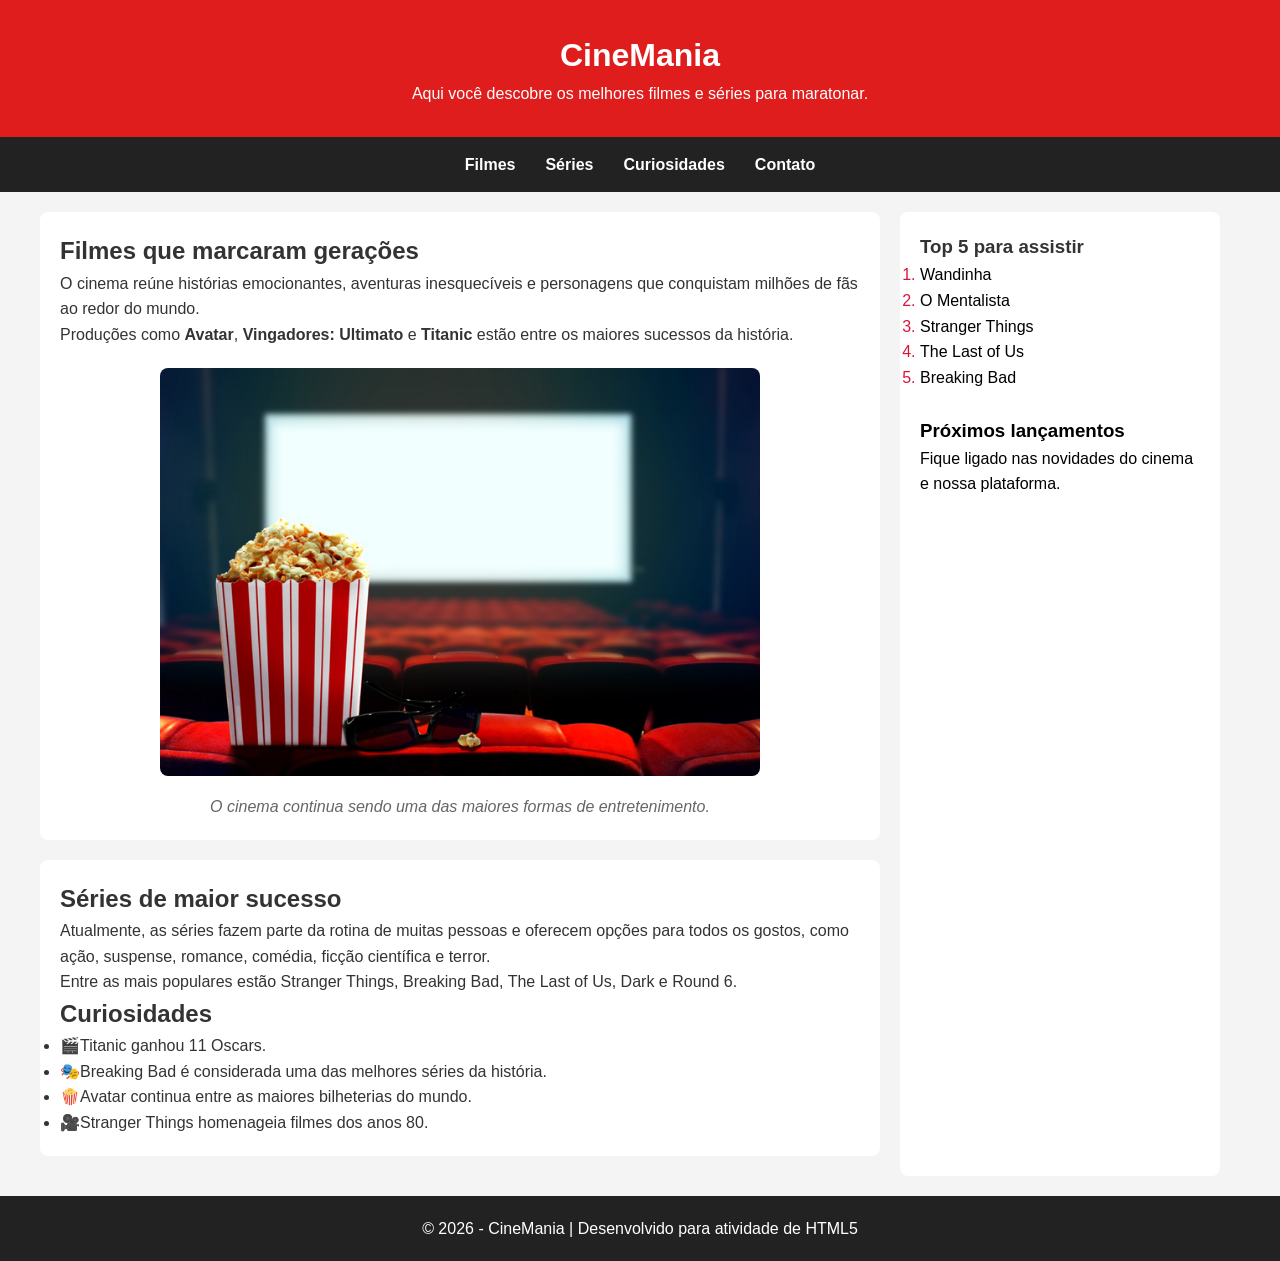
<file: intensivo/index.html>
<!DOCTYPE html>
<html lang="pt-BR">
<head>
    <meta charset="UTF-8">
    <meta name="viewport" content="width=device-width, initial-scale=1.0">
    <title>CineMania</title>
    <link rel="stylesheet" href="style.css">
</head>
<body>

     <header>
        <h1>CineMania</h1>
        <p>Aqui você descobre os melhores filmes e séries para maratonar.</p>
    </header>

      <nav>
        <ul>
            <li><a href="#filmes">Filmes</a></li>
            <li><a href="#series">Séries</a></li>
            <li><a href="#curiosidades">Curiosidades</a></li>
            <li><a href="#contato">Contato</a></li>
        </ul>
    </nav>
  <main>

        <section>
             <article>

                <h2 id="filmes">Filmes que marcaram gerações</h2>

                <p>
                    O cinema reúne histórias emocionantes, aventuras inesquecíveis e
                    personagens que conquistam milhões de fãs ao redor do mundo.<br>
                    Produções como <strong>Avatar</strong>, <strong>Vingadores: Ultimato</strong>
                    e <strong>Titanic</strong> estão entre os maiores sucessos da história.
                </p>

                <figure>
                    <img src="./Cinema (1).jpg" alt="Sala de cinema">
                    <figcaption>
                        O cinema continua sendo uma das maiores formas de entretenimento.
                    </figcaption>
                </figure>
                </article>

                <section id="series">
                <h2>Séries de maior sucesso</h2>

                <p>
                     Atualmente, as séries fazem parte da rotina de muitas pessoas e
                    oferecem opções para todos os gostos, como ação, suspense, romance,
                    comédia, ficção científica e terror.<br> Entre as mais populares estão Stranger Things, Breaking Bad,
                    The Last of Us, Dark e Round 6.

                      <h2>Curiosidades</h2>

                <ul>
                    <li> 🎬Titanic ganhou 11 Oscars.</li>
                    <li> 🎭Breaking Bad é considerada uma das melhores séries da história.</li>
                    <li> 🍿Avatar continua entre as maiores bilheterias do mundo.</li>
                    <li> 🎥Stranger Things homenageia filmes dos anos 80.</li>
                </ul>

                 </section>

        </section>
        <aside>

            <h3>Top 5 para assistir</h3>

            <ol>
                <li style="color:crimson;"><a style="color: black;">Wandinha</li>
                <li style="color:crimson;"><a style="color: black;">O Mentalista</a></li>
                <li style="color:crimson;"><a style="color: black;">Stranger Things</li>
                <li style="color:crimson;"><a style="color: black;">The Last of Us</li>
                <li style="color:crimson;"><a style="color: black;">Breaking Bad</li>
            </ol>
            <br>

            <h3>Próximos lançamentos</h3>

            <p>
                Fique ligado nas novidades do cinema e nossa plataforma.
            </p>

        </aside>
         </aside>

    </main>

    <!-- Rodapé -->
    <footer id="contato">
        <p>© 2026 - CineMania | Desenvolvido para atividade de HTML5</p>
    </footer>
    </body>
</html>
</file>
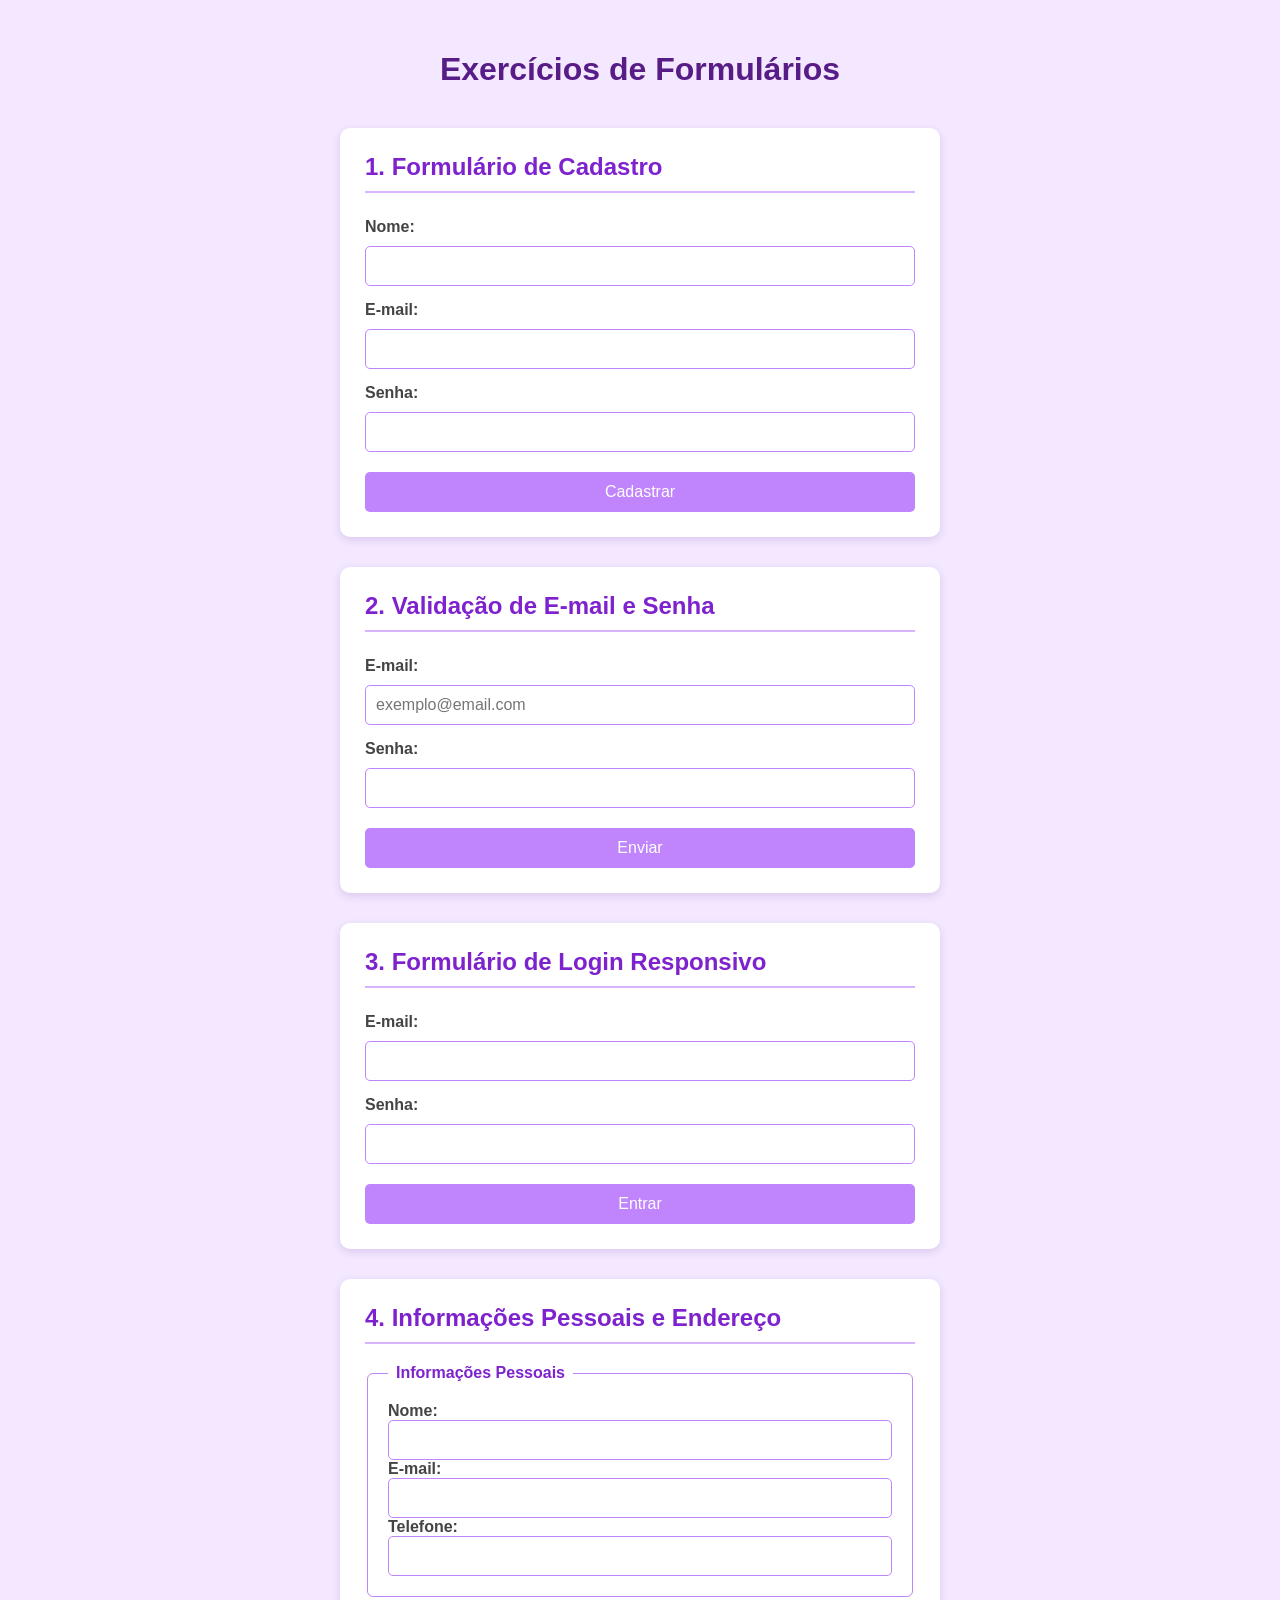
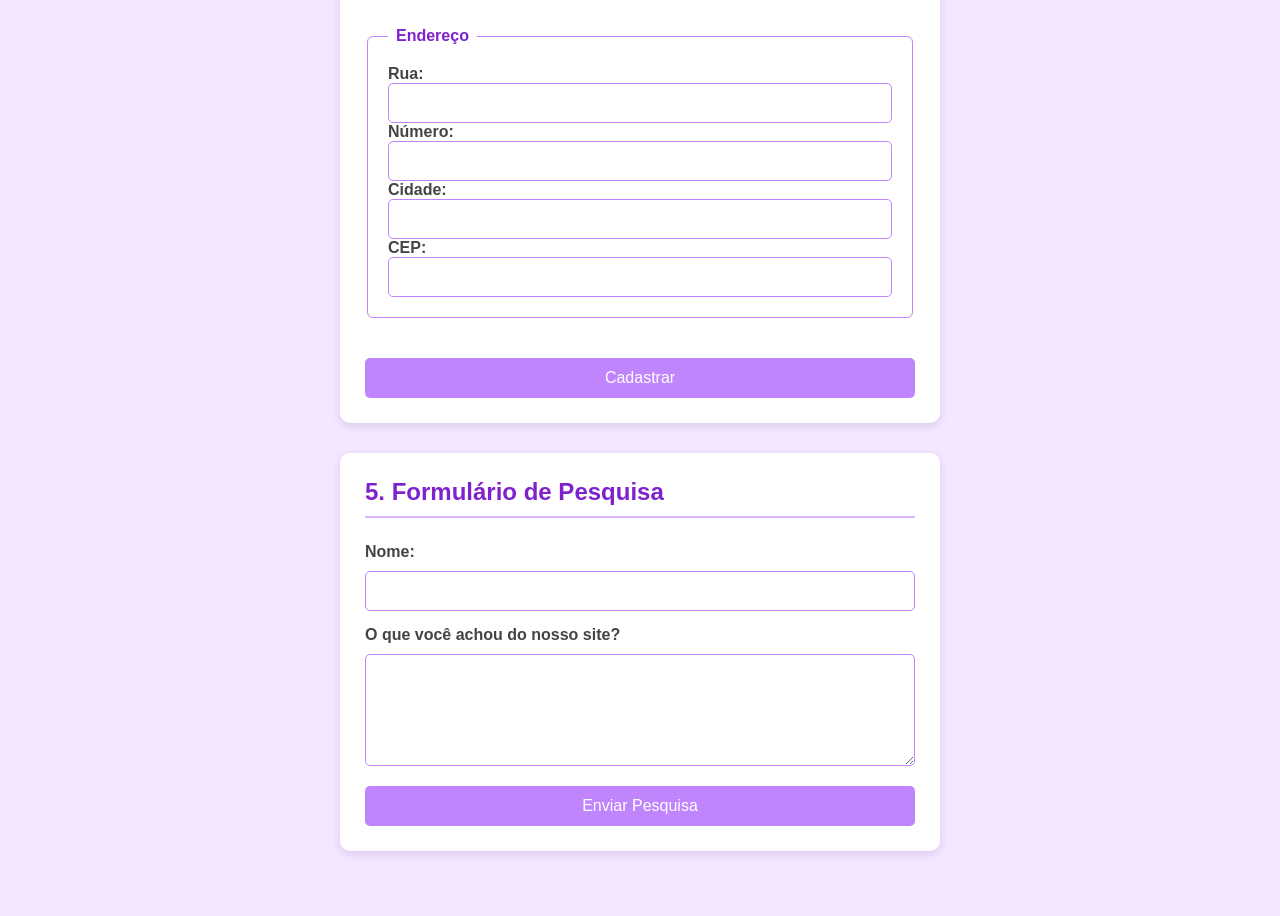
<file: intensivo2/index.html>
<!DOCTYPE html>
<html lang="pt-BR">

<head>
    <meta charset="UTF-8">
    <meta name="viewport" content="width=device-width, initial-scale=1.0">
    <title>Cadastro</title>
    <link rel="stylesheet" href="style.css">
</head>

<body>

    <h1>Exercícios de Formulários</h1>

    <section>
        <h2>1. Formulário de Cadastro</h2>

        <form>
            <label for="nome">Nome:</label>
            <input type="text" id="nome" name="nome" required>

            <label for="email">E-mail:</label>
            <input type="email" id="email" name="email" required>

            <label for="senha">Senha:</label>
            <input type="password" id="senha" name="senha" required>

            <button type="submit">Cadastrar</button>
        </form>
    </section>


    <section>
        <h2>2. Validação de E-mail e Senha</h2>

        <form>
            <label for="email-validacao">E-mail:</label>
            <input
                type="email"
                id="email-validacao"
                name="email"
                placeholder="exemplo@email.com"
                required
            >

            <label for="senha-validacao">Senha:</label>
            <input
                type="password"
                id="senha-validacao"
                name="senha"
                pattern=".{8,}"
                title="A senha deve possuir pelo menos 8 caracteres."
                required
            >

            <button type="submit">Enviar</button>
        </form>
    </section>


    <section>
        <h2>3. Formulário de Login Responsivo</h2>

        <form class="login">
            <label for="login-email">E-mail:</label>
            <input
                type="email"
                id="login-email"
                name="email"
                required
            >

            <label for="login-senha">Senha:</label>
            <input
                type="password"
                id="login-senha"
                name="senha"
                required
            >

            <button type="submit">Entrar</button>
        </form>
    </section>


    <section>
        <h2>4. Informações Pessoais e Endereço</h2>

        <form>

            <fieldset>
                <legend>Informações Pessoais</legend>

                <label for="nome-pessoal">Nome:</label>
                <input
                    type="text"
                    id="nome-pessoal"
                    name="nome"
                    required
                >

                <label for="email-pessoal">E-mail:</label>
                <input
                    type="email"
                    id="email-pessoal"
                    name="email"
                    required
                >

                <label for="telefone">Telefone:</label>
                <input
                    type="tel"
                    id="telefone"
                    name="telefone"
                >
            </fieldset>


            <fieldset>
                <legend>Endereço</legend>

                <label for="rua">Rua:</label>
                <input
                    type="text"
                    id="rua"
                    name="rua"
                    required
                >

                <label for="numero">Número:</label>
                <input
                    type="number"
                    id="numero"
                    name="numero"
                    required
                >

                <label for="cidade">Cidade:</label>
                <input
                    type="text"
                    id="cidade"
                    name="cidade"
                    required
                >

                <label for="cep">CEP:</label>
                <input
                    type="text"
                    id="cep"
                    name="cep"
                    required
                >
            </fieldset>

            <button type="submit">Cadastrar</button>

        </form>
    </section>


    <section>
        <h2>5. Formulário de Pesquisa</h2>

        <form>
            <label for="nome-pesquisa">Nome:</label>
            <input
                type="text"
                id="nome-pesquisa"
                name="nome"
                required
            >

            <label for="opiniao">
                O que você achou do nosso site?
            </label>

            <textarea
                id="opiniao"
                name="opiniao"
                rows="5"
                required
            ></textarea>

            <button type="submit">Enviar Pesquisa</button>
        </form>
    </section>

</body>

</html>
</file>
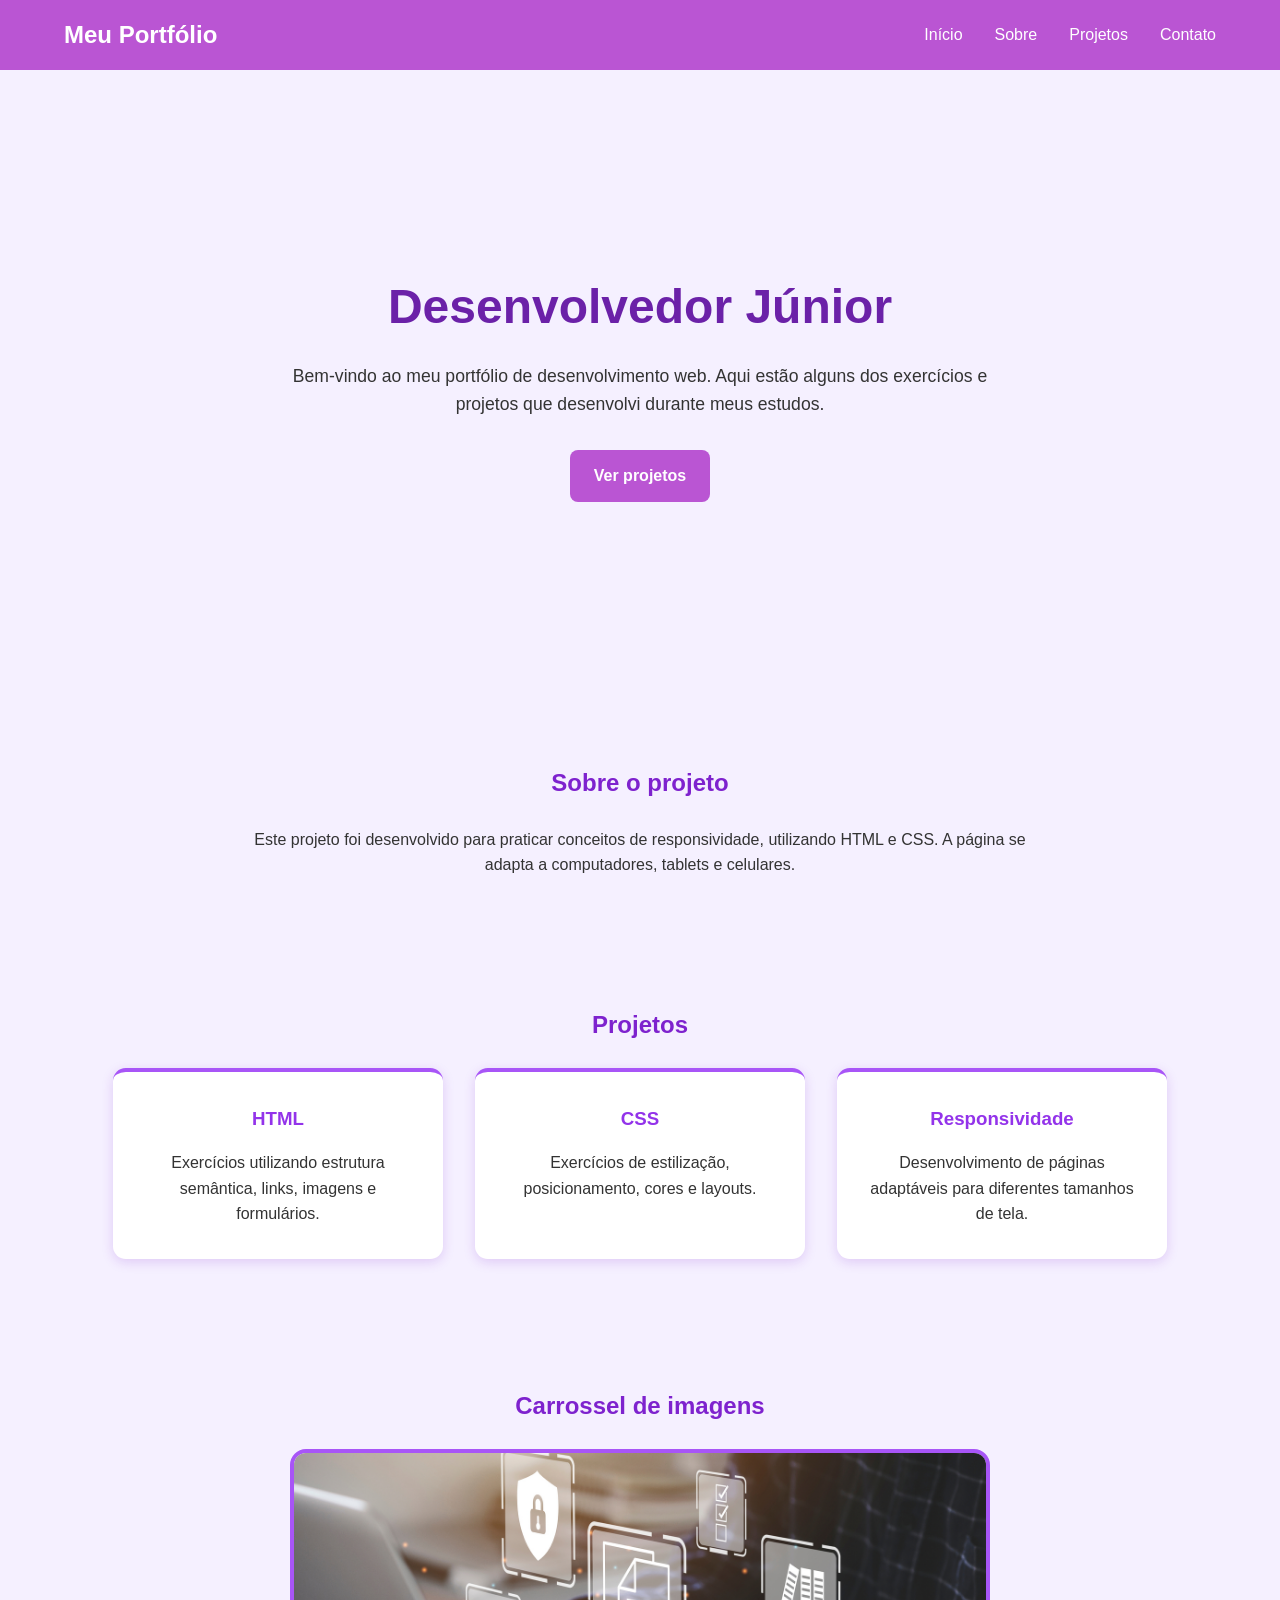
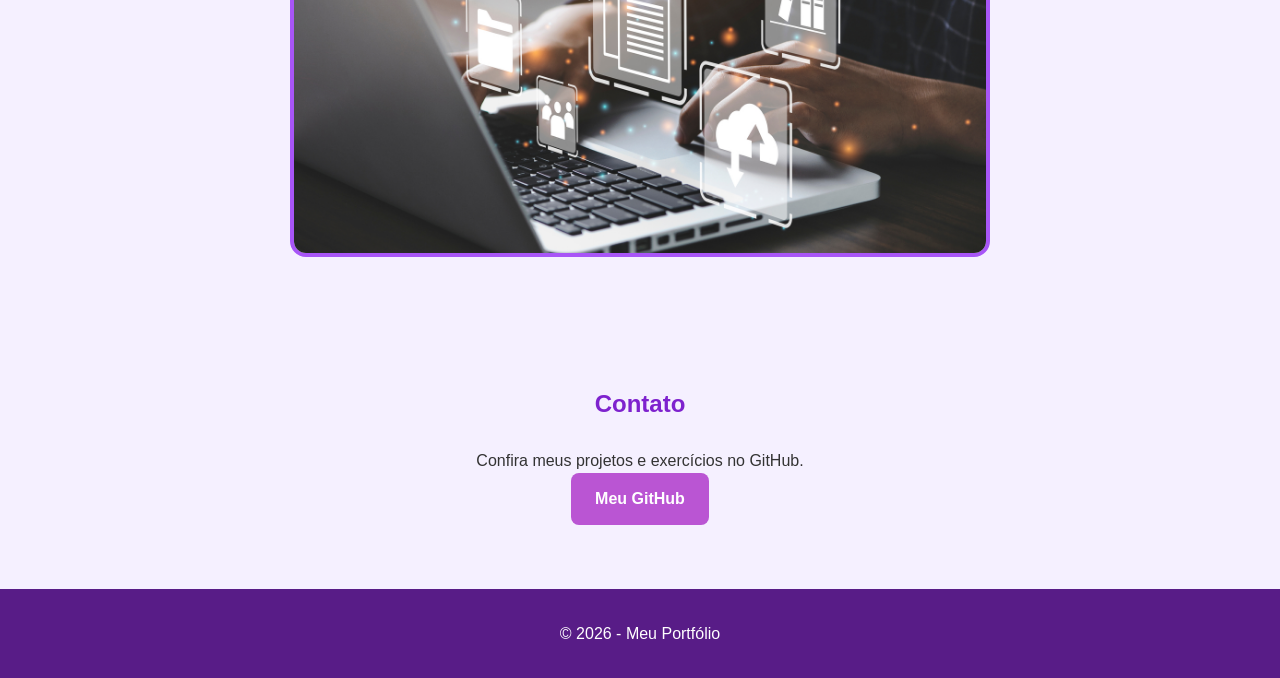
<file: intensivo3/index.html>
<!DOCTYPE html>
<html lang="pt-BR">
<head>
    <meta charset="UTF-8">

    <!-- Meta viewport para adaptar a página a celulares -->
    <meta name="viewport" content="width=device-width, initial-scale=1.0">

    <title>Meu Portfólio</title>

    <link rel="stylesheet" href="style.css">
</head>

<body>

    <header>
        <nav class="menu">

            <a href="#" class="logo">Meu Portfólio</a>

            <!-- Checkbox usado para abrir o menu hamburguer -->
            <input type="checkbox" id="menu-toggle">

            <label for="menu-toggle" class="menu-icon">
                ☰
            </label>

            <ul class="menu-links">
                <li><a href="#inicio">Início</a></li>
                <li><a href="#sobre">Sobre</a></li>
                <li><a href="#projetos">Projetos</a></li>
                <li><a href="#contato">Contato</a></li>
            </ul>

        </nav>
    </header>

    <main>

        <section id="inicio" class="inicio">
            <h1>Desenvolvedor Júnior</h1>

            <p>
                Bem-vindo ao meu portfólio de desenvolvimento web.
                Aqui estão alguns dos exercícios e projetos que desenvolvi
                durante meus estudos.
            </p>

            <a href="#projetos" class="botao">Ver projetos</a>
        </section>


        <section id="sobre" class="sobre">
            <h2>Sobre o projeto</h2>

            <p>
                Este projeto foi desenvolvido para praticar conceitos de
                responsividade, utilizando HTML e CSS. A página se adapta
                a computadores, tablets e celulares.
            </p>
        </section>


        <section id="projetos" class="projetos">

            <h2>Projetos</h2>

            <div class="cards">

                <article class="card">
                    <h3>HTML</h3>
                    <p>
                        Exercícios utilizando estrutura semântica,
                        links, imagens e formulários.
                    </p>
                </article>

                <article class="card">
                    <h3>CSS</h3>
                    <p>
                        Exercícios de estilização, posicionamento,
                        cores e layouts.
                    </p>
                </article>

                <article class="card">
                    <h3>Responsividade</h3>
                    <p>
                        Desenvolvimento de páginas adaptáveis
                        para diferentes tamanhos de tela.
                    </p>
                </article>

            </div>

        </section>


        <!-- CARROSSEL -->
        <section class="galeria">

            <h2>Carrossel de imagens</h2>

            <div class="carrossel">

                <div class="slides">

                    <div class="slide">
                        <img src="servicos-gerenciados.jpg"Imagem 1">
                    </div>

                    <div class="slide">
                        <img src="original-c757515bf1cfe38d432c114ef97ff2a5-scaled.jpeg" alt="Imagem 2">
                    </div>

                    <div class="slide">
                        <img src="1694561592370.jpg" alt="Imagem 3">
                    </div>

                </div>

            </div>

        </section>


        <section id="contato" class="contato">

            <h2>Contato</h2>

            <p>
                Confira meus projetos e exercícios no GitHub.
            </p>

            <a
                href="https://github.com/"
                target="_blank"
                class="botao"
            >
                Meu GitHub
            </a>

        </section>

    </main>


    <footer>
        <p>© 2026 - Meu Portfólio</p>
    </footer>

</body>
</html>
</file>
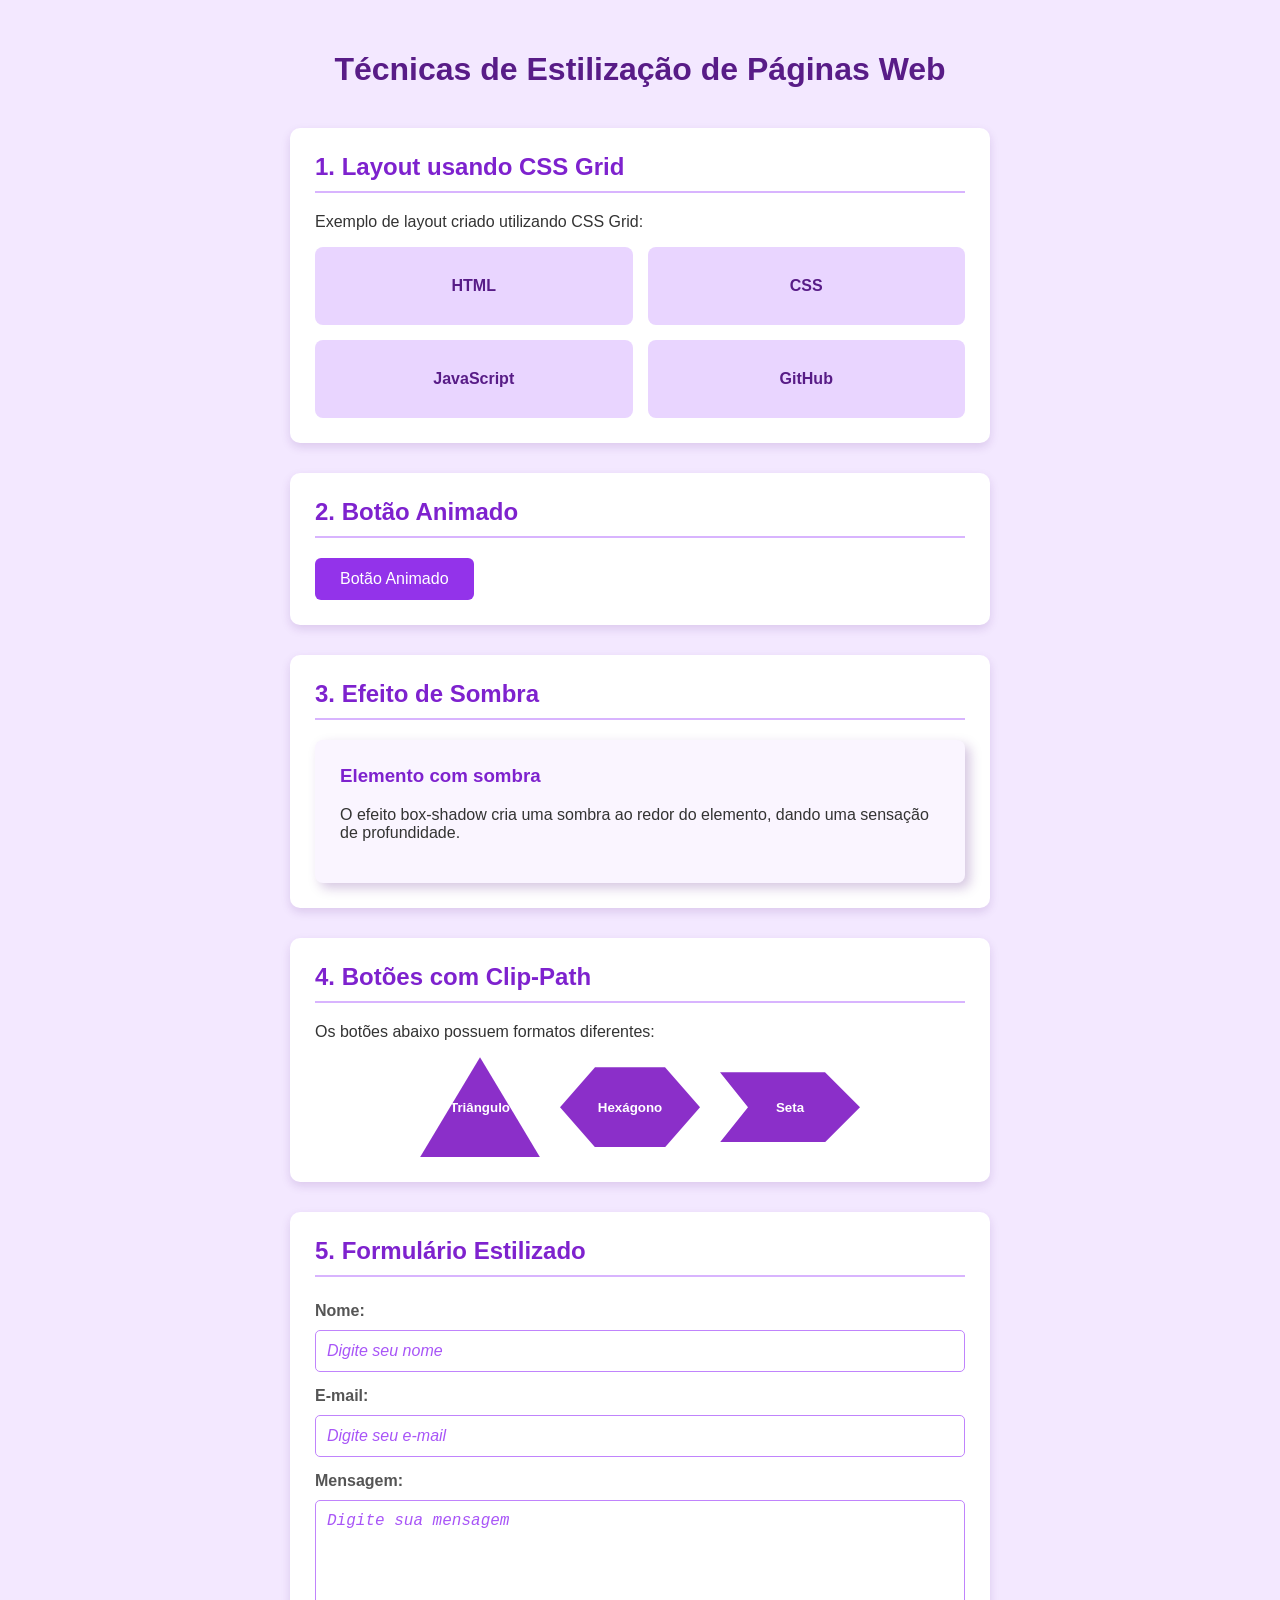
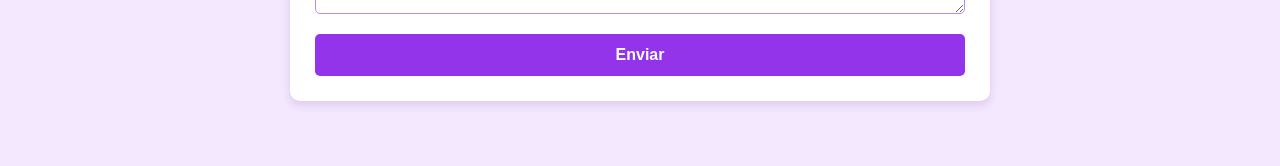
<file: intensivo5/index.html>
<!DOCTYPE html>
<html lang="pt-BR">

<head>
    <meta charset="UTF-8">
    <meta name="viewport" content="width=device-width, initial-scale=1.0">
    <title>Técnicas de Estilização</title>
    <link rel="stylesheet" href="style.css">
</head>

<body>

    <h1>Técnicas de Estilização de Páginas Web</h1>

    <!-- Exercício 1 -->
    <section>
        <h2>1. Layout usando CSS Grid</h2>

        <p>Exemplo de layout criado utilizando CSS Grid:</p>

        <div class="grid-container">

            <div class="item">HTML</div>

            <div class="item">CSS</div>

            <div class="item">JavaScript</div>

            <div class="item">GitHub</div>

        </div>
    </section>


    <!-- Exercício 2 -->
    <section>
        <h2>2. Botão Animado</h2>

        <button class="botao-animado">
            Botão Animado
        </button>
    </section>


    <!-- Exercício 3 -->
    <section>
        <h2>3. Efeito de Sombra</h2>

        <div class="caixa-sombra">

            <h3>Elemento com sombra</h3>

            <p>
                O efeito box-shadow cria uma sombra ao redor
                do elemento, dando uma sensação de profundidade.
            </p>

        </div>
    </section>


    <!-- Exercício 4 -->
    <section>
        <h2>4. Botões com Clip-Path</h2>

        <p>Os botões abaixo possuem formatos diferentes:</p>

        <div class="botoes-clip">

            <button class="botao-triangulo">
                Triângulo
            </button>

            <button class="botao-hexagono">
                Hexágono
            </button>

            <button class="botao-seta">
                Seta
            </button>

        </div>
    </section>


    <!-- Exercício 5 -->
    <section>
        <h2>5. Formulário Estilizado</h2>

        <form>

            <label for="nome">
                Nome:
            </label>

            <input
                type="text"
                id="nome"
                placeholder="Digite seu nome"
                required
            >


            <label for="email">
                E-mail:
            </label>

            <input
                type="email"
                id="email"
                placeholder="Digite seu e-mail"
                required
            >


            <label for="mensagem">
                Mensagem:
            </label>

            <textarea
                id="mensagem"
                rows="5"
                placeholder="Digite sua mensagem"
                required
            ></textarea>


            <button type="submit">
                Enviar
            </button>

        </form>
    </section>

</body>

</html>
</file>
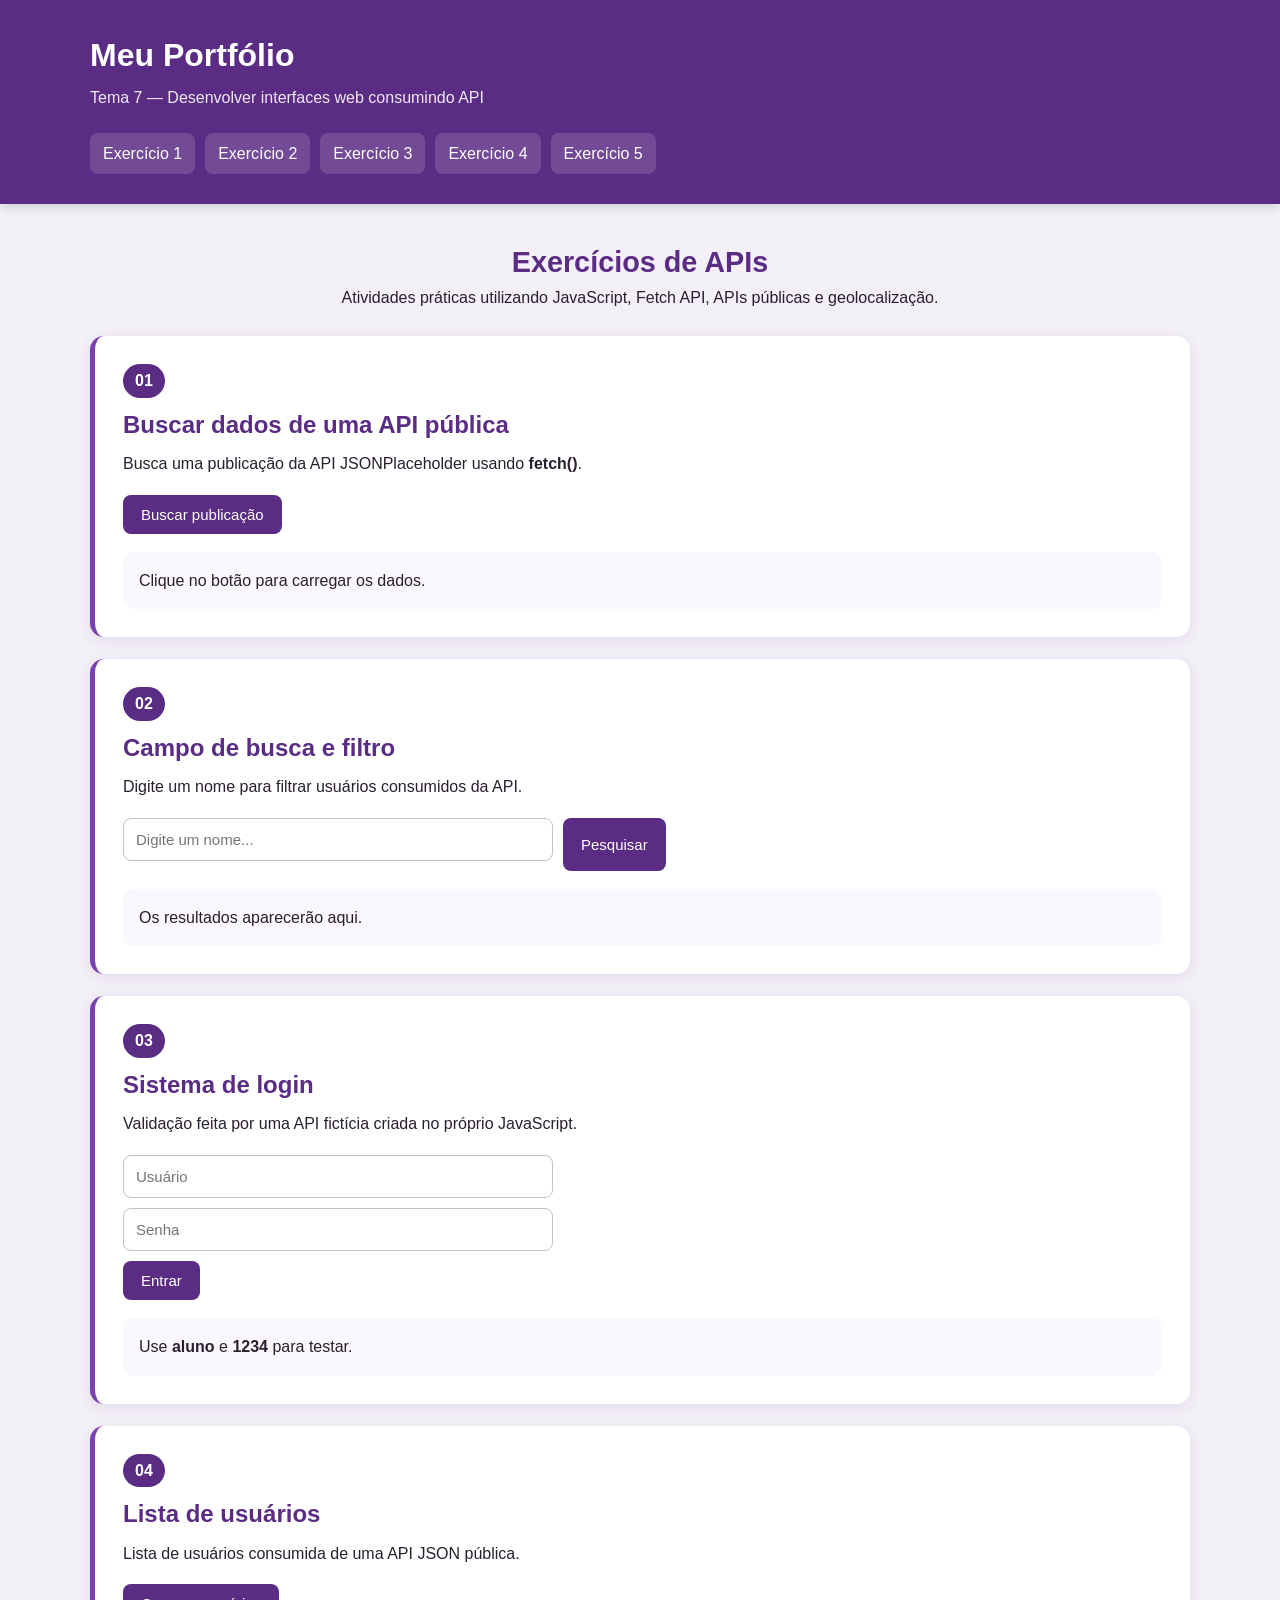
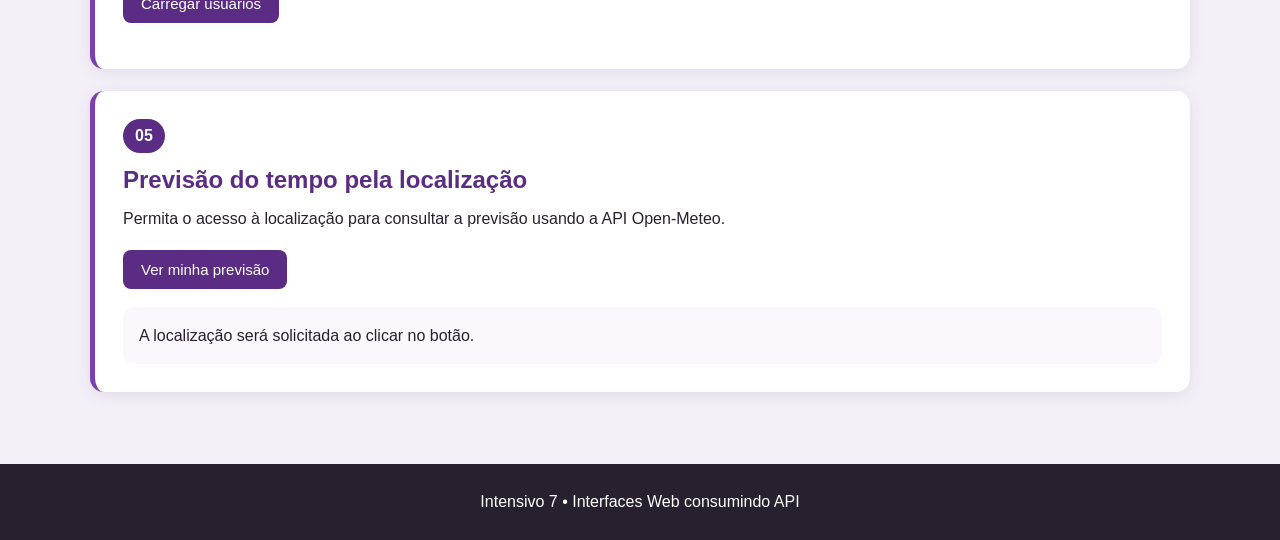
<file: intensivo7/index.html>
<!DOCTYPE html>
<html lang="pt-BR">
<head>
    <meta charset="UTF-8">
    <meta name="viewport" content="width=device-width, initial-scale=1.0">
    <title>Intensivo 7 - APIs</title>
    <link rel="stylesheet" href="style.css">
</head>
<body>
    <header>
        <div class="container">
            <h1>Meu Portfólio</h1>
            <p>Tema 7 — Desenvolver interfaces web consumindo API</p>
            <nav>
                <a href="#ex1">Exercício 1</a>
                <a href="#ex2">Exercício 2</a>
                <a href="#ex3">Exercício 3</a>
                <a href="#ex4">Exercício 4</a>
                <a href="#ex5">Exercício 5</a>
            </nav>
        </div>
    </header>

    <main class="container">
        <section class="intro">
            <h2>Exercícios de APIs</h2>
            <p>Atividades práticas utilizando JavaScript, Fetch API, APIs públicas e geolocalização.</p>
        </section>

        <section class="card" id="ex1">
            <span class="numero">01</span>
            <h2>Buscar dados de uma API pública</h2>
            <p>Busca uma publicação da API JSONPlaceholder usando <strong>fetch()</strong>.</p>
            <button id="btnPost">Buscar publicação</button>
            <div id="postResultado" class="resultado">Clique no botão para carregar os dados.</div>
        </section>

        <section class="card" id="ex2">
            <span class="numero">02</span>
            <h2>Campo de busca e filtro</h2>
            <p>Digite um nome para filtrar usuários consumidos da API.</p>
            <div class="linha">
                <input type="text" id="busca" placeholder="Digite um nome...">
                <button id="btnBusca">Pesquisar</button>
            </div>
            <div id="buscaResultado" class="resultado">Os resultados aparecerão aqui.</div>
        </section>

        <section class="card" id="ex3">
            <span class="numero">03</span>
            <h2>Sistema de login</h2>
            <p>Validação feita por uma API fictícia criada no próprio JavaScript.</p>
            <form id="loginForm">
                <input type="text" id="usuario" placeholder="Usuário" required>
                <input type="password" id="senha" placeholder="Senha" required>
                <button type="submit">Entrar</button>
            </form>
            <div id="loginResultado" class="resultado">Use <strong>aluno</strong> e <strong>1234</strong> para testar.</div>
        </section>

        <section class="card" id="ex4">
            <span class="numero">04</span>
            <h2>Lista de usuários</h2>
            <p>Lista de usuários consumida de uma API JSON pública.</p>
            <button id="btnUsuarios">Carregar usuários</button>
            <div id="usuariosResultado" class="grid-usuarios"></div>
        </section>

        <section class="card" id="ex5">
            <span class="numero">05</span>
            <h2>Previsão do tempo pela localização</h2>
            <p>Permita o acesso à localização para consultar a previsão usando a API Open-Meteo.</p>
            <button id="btnClima">Ver minha previsão</button>
            <div id="climaResultado" class="resultado">A localização será solicitada ao clicar no botão.</div>
        </section>
    </main>

    <footer>
        <p>Intensivo 7 • Interfaces Web consumindo API</p>
    </footer>

    <script>
        const postResultado = document.getElementById("postResultado");

        document.getElementById("btnPost").addEventListener("click", async () => {
            postResultado.innerHTML = "Carregando...";
            try {
                const resposta = await fetch("https://jsonplaceholder.typicode.com/posts/1");
                if (!resposta.ok) throw new Error("Erro ao consultar a API.");
                const post = await resposta.json();

                postResultado.innerHTML = `
                    <div class="item">
                        <strong>ID:</strong> ${post.id}<br>
                        <strong>Título:</strong> ${post.title}<br>
                        <strong>Conteúdo:</strong> ${post.body}
                    </div>`;
            } catch (erro) {
                postResultado.innerHTML = `<p class="erro">Não foi possível carregar os dados.</p>`;
            }
        });

        let usuariosBusca = [];

        async function carregarUsuariosBusca() {
            const resposta = await fetch("https://jsonplaceholder.typicode.com/users");
            usuariosBusca = await resposta.json();
        }

        carregarUsuariosBusca();

        function mostrarBusca() {
            const termo = document.getElementById("busca").value.toLowerCase().trim();
            const resultado = document.getElementById("buscaResultado");

            if (!termo) {
                resultado.innerHTML = "<p>Digite um nome para pesquisar.</p>";
                return;
            }

            const encontrados = usuariosBusca.filter(usuario =>
                usuario.name.toLowerCase().includes(termo) ||
                usuario.username.toLowerCase().includes(termo)
            );

            if (encontrados.length === 0) {
                resultado.innerHTML = "<p>Nenhum usuário encontrado.</p>";
                return;
            }

            resultado.innerHTML = encontrados.map(usuario => `
                <div class="item">
                    <strong>${usuario.name}</strong><br>
                    Usuário: @${usuario.username}<br>
                    E-mail: ${usuario.email}
                </div>
            `).join("");
        }

        document.getElementById("btnBusca").addEventListener("click", mostrarBusca);
        document.getElementById("busca").addEventListener("keyup", (e) => {
            if (e.key === "Enter") mostrarBusca();
        });

        const API_FICTICIA = {
            async validar(usuario, senha) {
                await new Promise(resolve => setTimeout(resolve, 500));
                return usuario === "aluno" && senha === "1234";
            }
        };

        document.getElementById("loginForm").addEventListener("submit", async (e) => {
            e.preventDefault();

            const usuario = document.getElementById("usuario").value;
            const senha = document.getElementById("senha").value;
            const resultado = document.getElementById("loginResultado");

            resultado.innerHTML = "Validando...";
            const valido = await API_FICTICIA.validar(usuario, senha);

            if (valido) {
                resultado.innerHTML = `<p class="sucesso">Login realizado com sucesso! Bem-vindo, ${usuario}.</p>`;
            } else {
                resultado.innerHTML = `<p class="erro">Usuário ou senha incorretos.</p>`;
            }
        });

        document.getElementById("btnUsuarios").addEventListener("click", async () => {
            const area = document.getElementById("usuariosResultado");
            area.innerHTML = "<p>Carregando usuários...</p>";

            try {
                const resposta = await fetch("https://jsonplaceholder.typicode.com/users");
                if (!resposta.ok) throw new Error();
                const usuarios = await resposta.json();

                area.innerHTML = usuarios.map(usuario => `
                    <div class="usuario">
                        <h3>${usuario.name}</h3>
                        <p><strong>Usuário:</strong> @${usuario.username}</p>
                        <p><strong>E-mail:</strong> ${usuario.email}</p>
                        <p><strong>Cidade:</strong> ${usuario.address.city}</p>
                    </div>
                `).join("");
            } catch {
                area.innerHTML = `<p class="erro">Erro ao carregar a lista.</p>`;
            }
        });

        document.getElementById("btnClima").addEventListener("click", () => {
            const area = document.getElementById("climaResultado");
            area.innerHTML = "Obtendo sua localização...";

            if (!navigator.geolocation) {
                area.innerHTML = `<p class="erro">Seu navegador não oferece suporte à geolocalização.</p>`;
                return;
            }

            navigator.geolocation.getCurrentPosition(async (posicao) => {
                const latitude = posicao.coords.latitude;
                const longitude = posicao.coords.longitude;

                area.innerHTML = "Consultando a previsão do tempo...";

                try {
                    const url = `https://api.open-meteo.com/v1/forecast?latitude=${latitude}&longitude=${longitude}&current=temperature_2m,relative_humidity_2m,wind_speed_10m&daily=weather_code,temperature_2m_max,temperature_2m_min&timezone=auto&forecast_days=3`;
                    const resposta = await fetch(url);
                    if (!resposta.ok) throw new Error();

                    const clima = await resposta.json();

                    const dias = clima.daily.time.map((data, i) => `
                        <div class="previsao">
                            <strong>${new Date(data + "T12:00:00").toLocaleDateString("pt-BR")}</strong>
                            <span>Máx.: ${clima.daily.temperature_2m_max[i]}°C</span>
                            <span>Mín.: ${clima.daily.temperature_2m_min[i]}°C</span>
                        </div>
                    `).join("");

                    area.innerHTML = `
                        <div class="clima-atual">
                            <h3>Clima atual</h3>
                            <p>Temperatura: <strong>${clima.current.temperature_2m}°C</strong></p>
                            <p>Umidade: <strong>${clima.current.relative_humidity_2m}%</strong></p>
                            <p>Vento: <strong>${clima.current.wind_speed_10m} km/h</strong></p>
                        </div>
                        <h3>Próximos 3 dias</h3>
                        <div class="previsoes">${dias}</div>
                    `;
                } catch {
                    area.innerHTML = `<p class="erro">Não foi possível consultar a previsão.</p>`;
                }
            }, () => {
                area.innerHTML = `<p class="erro">Permissão de localização negada. Permita a localização e tente novamente.</p>`;
            });
        });
    </script>
</body>
</html>
</file>
<file: intensivo/style.css>
*{
    margin:0;
    padding:0;
    box-sizing:border-box;
}

body{
    font-family:Arial, Helvetica, sans-serif;
    background:#f4f4f4;
    color:#333;
    line-height:1.6;
}

header{
    background:#df1d1d;
    color:white;
    text-align:center;
    padding:30px;
}

nav{
    background:#222;
}

nav ul{
    list-style:none;
    display:flex;
    justify-content:center;
}

nav li{
    margin:15px;
}

nav a{
    color:white;
    text-decoration:none;
    font-weight:bold;
}

nav a:hover{
    color:#ffc107;
}

main{
    display:flex;
    max-width:1200px;
    margin:20px auto;
    gap:20px;
}

section{
    flex:3;
}

article{
    background:white;
    padding:20px;
    border-radius:8px;
    margin-bottom:20px;
}

section section{
    background:white;
    padding:20px;
    border-radius:8px;
    margin-bottom:20px;
}

aside{
    flex:1;
    background:white;
    padding:20px;
    border-radius:8px;
}

figure{
    text-align:center;
    margin-top:20px;
}

figure img{
    width:100%;
    max-width:600px;
    border-radius:8px;
}

figcaption{
    margin-top:10px;
    font-style:italic;
    color:#666;
}

footer{
    background:#222;
    color:white;
    text-align:center;
    padding:20px;
    margin-top:20px;
}
</file>
<file: intensivo2/style.css>
* {
    box-sizing: border-box;
}

body {
    margin: 0;
    padding: 30px 20px;
    font-family: Arial, sans-serif;
    background-color: #f3e8ff;
    color: #333;
}

h1 {
    text-align: center;
    color: #581c87;
    margin-bottom: 40px;
}

section {
    width: 100%;
    max-width: 600px;
    margin: 0 auto 30px;
    padding: 25px;
    background-color: white;
    border-radius: 10px;
    box-shadow: 0 3px 8px rgba(88, 28, 135, 0.15);
}

h2 {
    margin-top: 0;
    margin-bottom: 20px;
    color: #7e22ce;
    border-bottom: 2px solid #d8b4fe;
    padding-bottom: 10px;
}

form {
    display: flex;
    flex-direction: column;
    gap: 10px;
}

label {
    margin-top: 5px;
    font-weight: bold;
    color: #444;
}

input,
textarea {
    width: 100%;
    padding: 10px;
    font-size: 16px;
    border: 1px solid #c084fc;
    border-radius: 5px;
}

input:focus,
textarea:focus {
    outline: none;
    border-color: #9333ea;
}

textarea {
    resize: vertical;
}

button {
    width: 100%;
    padding: 11px;
    margin-top: 10px;
    border: none;
    border-radius: 5px;
    background-color:#c084fc;
    color: white;
    font-size: 16px;
    cursor: pointer;
}

button:hover {
    background-color: #6b21a8;
}

fieldset {
    margin-bottom: 20px;
    padding: 20px;
    border: 1px solid #c084fc;
    border-radius: 6px;
}

legend {
    padding: 0 8px;
    font-weight: bold;
    color: #7e22ce;
}

@media (max-width: 600px) {

    body {
        padding: 15px 10px;
    }

    section {
        padding: 20px;
    }

    h1 {
        font-size: 28px;
    }

    h2 {
        font-size: 20px;
    }
}
</file>
<file: intensivo3/style.css>
/* CONFIGURAÇÃO GERAL */

* {
    box-sizing: border-box;
    margin: 0;
    padding: 0;
}

html {
    scroll-behavior: smooth;
}

body {
    font-family: Arial, sans-serif;
    background-color: #f5f0ff;
    color: #333;
    line-height: 1.6;
}


/* MENU */

header {
    background-color:mediumorchid;
    padding: 1rem 5%;
}

.menu {
    max-width: 1200px;
    margin: auto;

    display: flex;
    align-items: center;
    justify-content: space-between;
}

.logo {
    color: white;
    text-decoration: none;
    font-size: 1.5rem;
    font-weight: bold;
}

.menu-links {
    display: flex;
    list-style: none;
    gap: 2rem;
}

.menu-links a {
    color: white;
    text-decoration: none;
    font-size: 1rem;
}

.menu-links a:hover {
    color: #e9d5ff;
}


/* CHECKBOX E ÍCONE DO MENU */

#menu-toggle {
    display: none;
}

.menu-icon {
    display: none;
    color: white;
    font-size: 2rem;
    cursor: pointer;
}


/* SEÇÕES */

section {
    width: 90%;
    max-width: 1100px;
    margin: auto;
    padding: 4rem 0;
}

h2 {
    color: #7e22ce;
    margin-bottom: 1.5rem;
    text-align: center;
}


/* INÍCIO */

.inicio {
    min-height: 70vh;

    display: flex;
    flex-direction: column;
    align-items: center;
    justify-content: center;

    text-align: center;
}

.inicio h1 {
    font-size: 3rem;
    color: #6b21a8;
    margin-bottom: 1rem;
}

.inicio p {
    max-width: 700px;
    font-size: 1.1rem;
    margin-bottom: 2rem;
}


/* BOTÃO */

.botao {
    display: inline-block;

    background-color:mediumorchid;
    color: white;

    text-decoration: none;

    padding: 0.8rem 1.5rem;

    border-radius: 0.5rem;

    font-weight: bold;
}

.botao:hover {
    background-color: #6b21a8;
}


/* SOBRE */

.sobre {
    text-align: center;
}

.sobre p {
    max-width: 800px;
    margin: auto;
}


/* CARDS */

.cards {
    display: flex;
    gap: 2rem;
    justify-content: center;
}

.card {
    background-color: white;

    width: 30%;

    padding: 2rem;

    border-radius: 0.8rem;

    border-top: 4px solid #a855f7;

    box-shadow: 0 0.2rem 0.7rem rgba(126, 34, 206, 0.18);

    text-align: center;
}

.card h3 {
    color: #9333ea;
    margin-bottom: 1rem;
}


/* CARROSSEL */

.galeria {
    text-align: center;
}

.carrossel {
    width: 100%;
    max-width: 700px;

    margin: auto;

    overflow: hidden;

    border-radius: 1rem;

    border: 4px solid #a855f7;
}

.slides {
    width: 300%;

    display: flex;

    animation: passarImagens 9s infinite;
}

.slide {
    width: 33.333%;
}

.slide img {
    width: 100%;
    height: 25rem;

    object-fit: cover;

    display: block;
}


/* ANIMAÇÃO DO CARROSSEL */

@keyframes passarImagens {

    0% {
        transform: translateX(0);
    }

    30% {
        transform: translateX(0);
    }

    35% {
        transform: translateX(-33.333%);
    }

    65% {
        transform: translateX(-33.333%);
    }

    70% {
        transform: translateX(-66.666%);
    }

    95% {
        transform: translateX(-66.666%);
    }

    100% {
        transform: translateX(0);
    }
}


/* CONTATO */

.contato {
    text-align: center;
}


/* RODAPÉ */

footer {
    background-color: #581c87;
    color: white;

    text-align: center;

    padding: 2rem;
}


/* TABLETS */

@media (max-width: 768px) {

    .inicio h1 {
        font-size: 2.3rem;
    }

    .cards {
        flex-direction: column;
        align-items: center;
    }

    .card {
        width: 80%;
    }

    .slide img {
        height: 20rem;
    }
}


/* CELULARES */

@media (max-width: 600px) {

    header {
        padding: 1rem 5%;
    }

    .menu {
        position: relative;
    }


    /* MOSTRA O BOTÃO HAMBURGUER */

    .menu-icon {
        display: block;
    }


    /* ESCONDE O MENU INICIALMENTE */

    .menu-links {
        display: none;

        position: absolute;

        top: 100%;
        left: 0;

        width: 100%;

        background-color: #9333ea;

        flex-direction: column;

        text-align: center;

        gap: 0;

        padding: 1rem 0;
    }

    .menu-links li {
        padding: 0.8rem;
    }


    /* MOSTRA O MENU AO CLICAR NO HAMBURGUER */

    #menu-toggle:checked ~ .menu-links {
        display: flex;
    }


    /* INÍCIO */

    .inicio {
        min-height: 60vh;
        padding: 3rem 0;
    }

    .inicio h1 {
        font-size: 2rem;
    }

    .inicio p {
        font-size: 1rem;
    }


    /* CARDS */

    .card {
        width: 100%;
    }


    /* CARROSSEL */

    .slide img {
        height: 15rem;
    }


    /* SEÇÕES */

    section {
        width: 90%;
        padding: 3rem 0;
    }

}
</file>
<file: intensivo5/style.css>
* {
    box-sizing: border-box;
}

body {
    margin: 0;
    padding: 30px 20px;
    font-family: Arial, sans-serif;
    background-color: #f3e8ff;
    color: #333;
}

h1 {
    text-align: center;
    color: #581c87;
    margin-bottom: 40px;
}

section {
    width: 100%;
    max-width: 700px;
    margin: 0 auto 30px;
    padding: 25px;
    background-color: white;
    border-radius: 10px;

    /* Exercício 3 */
    box-shadow: 0 4px 10px rgba(88, 28, 135, 0.15);
}

h2 {
    margin-top: 0;
    margin-bottom: 20px;
    color: #7e22ce;
    border-bottom: 2px solid #d8b4fe;
    padding-bottom: 10px;
}


/* ========================= */
/* 1. CSS GRID */
/* ========================= */

.grid-container {
    display: grid;
    grid-template-columns: repeat(2, 1fr);
    gap: 15px;
}

.item {
    padding: 30px;
    text-align: center;
    background-color: #e9d5ff;
    color: #581c87;
    font-weight: bold;
    border-radius: 8px;
}


/* ========================= */
/* 2. ANIMAÇÃO */
/* ========================= */

.botao-animado {
    padding: 12px 25px;
    border: none;
    border-radius: 6px;
    background-color: #9333ea;
    color: white;
    font-size: 16px;
    cursor: pointer;

    animation: pulsar 2s infinite;
}

@keyframes pulsar {

    0% {
        transform: scale(1);
    }

    50% {
        transform: scale(1.1);
    }

    100% {
        transform: scale(1);
    }

}


/* ========================= */
/* 3. BOX-SHADOW */
/* ========================= */

.caixa-sombra {
    padding: 25px;
    background-color: #faf5ff;
    border-radius: 8px;

    box-shadow: 5px 5px 12px rgba(88, 28, 135, 0.25);
}

.caixa-sombra h3 {
    margin-top: 0;
    color: #7e22ce;
}


/* ========================= */
/* 4. CLIP-PATH */
/* ========================= */

.botoes-clip {
    display: flex;
    justify-content: center;
    align-items: center;
    gap: 20px;
    flex-wrap: wrap;
}

.botoes-clip button {
    border: none;
    color: white;
    font-weight: bold;
    cursor: pointer;
    background-color: #8b2fc9;
}


/* Triângulo */

.botao-triangulo {
    width: 120px;
    height: 100px;

    clip-path: polygon(
        50% 0%,
        0% 100%,
        100% 100%
    );
}


/* Hexágono */

.botao-hexagono {
    width: 140px;
    height: 80px;

    clip-path: polygon(
        25% 0%,
        75% 0%,
        100% 50%,
        75% 100%,
        25% 100%,
        0% 50%
    );
}


/* Seta */

.botao-seta {
    width: 140px;
    height: 70px;

    clip-path: polygon(
        0% 0%,
        75% 0%,
        100% 50%,
        75% 100%,
        0% 100%,
        20% 50%
    );
}


/* ========================= */
/* 5. FORMULÁRIO */
/* ========================= */

form {
    display: flex;
    flex-direction: column;
    gap: 10px;
}

label {
    font-weight: bold;
    color: #555;
    margin-top: 5px;
}

input,
textarea {
    width: 100%;
    padding: 11px;
    font-size: 16px;

    border: 1px solid #c084fc;
    border-radius: 5px;

    outline: none;
}


/* Focus */

input:focus,
textarea:focus {
    border-color: #9333ea;

    box-shadow: 0 0 5px rgba(147, 51, 234, 0.3);
}


/* Placeholder personalizado */

input::placeholder,
textarea::placeholder {
    color: #a855f7;
    font-style: italic;
}


/* Botão do formulário */

form button {
    margin-top: 10px;
    padding: 12px;

    border: none;
    border-radius: 5px;

    background-color: #9333ea;
    color: white;

    font-size: 16px;
    font-weight: bold;

    cursor: pointer;
}

form button:hover {
    background-color: #6b21a8;
}


/* ========================= */
/* RESPONSIVIDADE */
/* ========================= */

@media (max-width: 600px) {

    body {
        padding: 15px 10px;
    }

    section {
        padding: 20px;
    }

    h1 {
        font-size: 28px;
    }

    h2 {
        font-size: 20px;
    }

    .grid-container {
        grid-template-columns: 1fr;
    }

    .botoes-clip {
        flex-direction: column;
    }

}
</file>
<file: intensivo7/style.css>
* {
    box-sizing: border-box;
    margin: 0;
    padding: 0;
}

body {
    font-family: Arial, Helvetica, sans-serif;
    background: #f4f0f8;
    color: #29202f;
    line-height: 1.6;
}

header {
    background: #5b2c83;
    color: white;
    padding: 30px 20px;
    box-shadow: 0 3px 12px rgba(0,0,0,.15);
}

.container {
    width: min(1100px, 92%);
    margin: auto;
}

header h1 {
    font-size: 2rem;
}

header p {
    margin-top: 4px;
    opacity: .9;
}

nav {
    display: flex;
    flex-wrap: wrap;
    gap: 10px;
    margin-top: 22px;
}

nav a {
    color: white;
    text-decoration: none;
    background: rgba(255,255,255,.14);
    padding: 8px 13px;
    border-radius: 8px;
}

nav a:hover {
    background: rgba(255,255,255,.25);
}

main {
    padding: 35px 0 50px;
}

.intro {
    text-align: center;
    margin-bottom: 25px;
}

.intro h2 {
    color: #5b2c83;
    font-size: 1.8rem;
}

.card {
    background: white;
    border-radius: 14px;
    padding: 28px;
    margin: 22px 0;
    box-shadow: 0 3px 15px rgba(50,30,70,.1);
    position: relative;
    border-left: 5px solid #7b3fb0;
}

.card h2 {
    color: #5b2c83;
    margin-bottom: 7px;
}

.card > p {
    margin-bottom: 18px;
}

.numero {
    display: inline-block;
    background: #5b2c83;
    color: white;
    border-radius: 20px;
    padding: 4px 12px;
    font-weight: bold;
    margin-bottom: 8px;
}

button {
    border: 0;
    border-radius: 8px;
    background: #5b2c83;
    color: white;
    padding: 11px 18px;
    cursor: pointer;
    font-size: 15px;
    transition: .2s;
}

button:hover {
    background: #7b3fb0;
    transform: translateY(-1px);
}

input {
    width: 100%;
    max-width: 430px;
    padding: 12px;
    border: 1px solid #c9bfd0;
    border-radius: 8px;
    font-size: 15px;
    margin-bottom: 10px;
}

.linha {
    display: flex;
    gap: 10px;
    flex-wrap: wrap;
}

.resultado {
    margin-top: 18px;
    background: #faf8fc;
    border-radius: 10px;
    padding: 16px;
    min-height: 50px;
}

.item {
    background: white;
    border: 1px solid #e4ddea;
    border-radius: 8px;
    padding: 14px;
    margin: 8px 0;
}

#loginForm {
    display: flex;
    flex-direction: column;
    max-width: 430px;
}

#loginForm button {
    width: fit-content;
}

.sucesso {
    color: #176b38;
    font-weight: bold;
}

.erro {
    color: #b42318;
    font-weight: bold;
}

.grid-usuarios {
    display: grid;
    grid-template-columns: repeat(2, 1fr);
    gap: 15px;
    margin-top: 18px;
}

.usuario {
    background: #faf8fc;
    border: 1px solid #e2d9e9;
    border-radius: 10px;
    padding: 17px;
}

.usuario h3 {
    color: #5b2c83;
    margin-bottom: 6px;
}

.clima-atual {
    background: #eee5f5;
    border-radius: 10px;
    padding: 18px;
}

.previsoes {
    display: grid;
    grid-template-columns: repeat(3, 1fr);
    gap: 12px;
    margin-top: 10px;
}

.previsao {
    display: flex;
    flex-direction: column;
    gap: 5px;
    background: white;
    border: 1px solid #e2d9e9;
    border-radius: 10px;
    padding: 15px;
}

footer {
    text-align: center;
    padding: 25px;
    background: #29202f;
    color: white;
}

@media (max-width: 700px) {
    .grid-usuarios,
    .previsoes {
        grid-template-columns: 1fr;
    }

    .linha button {
        width: 100%;
    }

    header h1 {
        font-size: 1.6rem;
    }

    .card {
        padding: 20px;
    }
}
</file>
